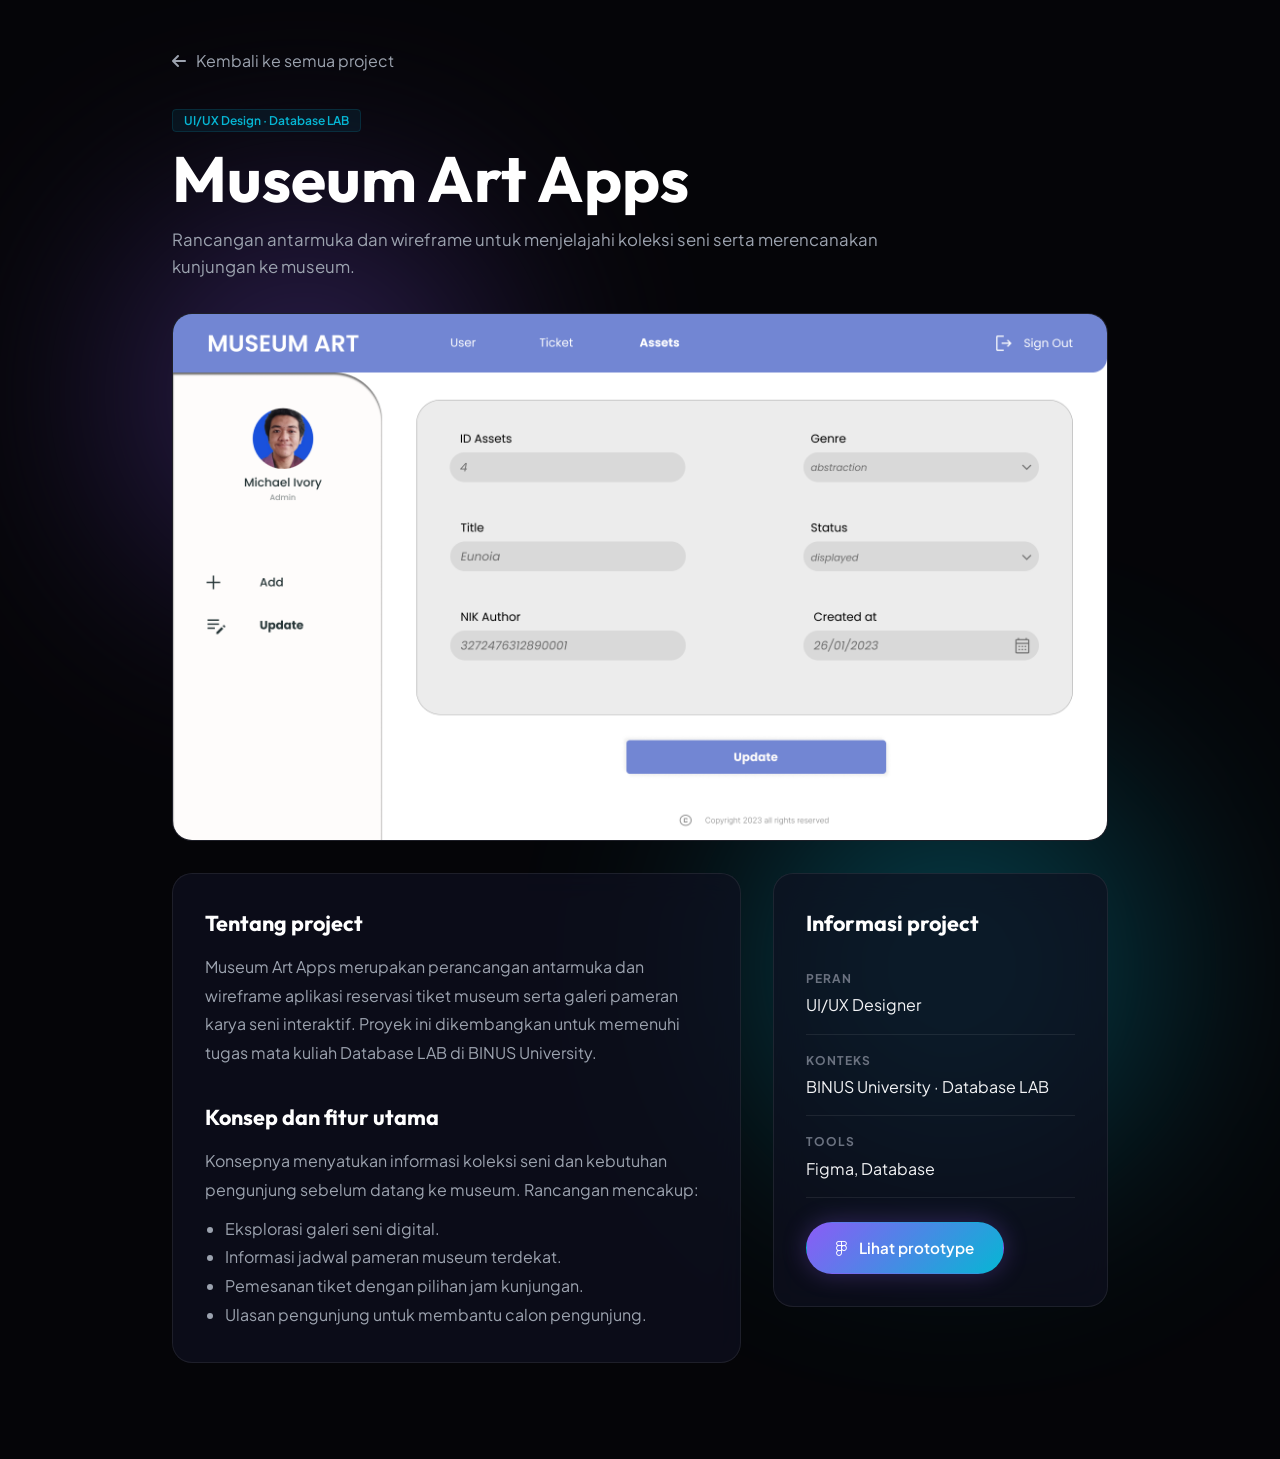
<file: project-details/project-1.html>
<!DOCTYPE html>
<html lang="id">
<head>
    <meta charset="UTF-8">
    <meta name="viewport" content="width=device-width, initial-scale=1.0">
    <title>Museum Art Apps | Michael Ivory</title>
    <meta name="description" content="Detail proyek Museum Art Apps, desain aplikasi galeri seni dan reservasi tiket museum.">
    <link rel="stylesheet" href="https://cdnjs.cloudflare.com/ajax/libs/font-awesome/6.4.0/css/all.min.css">
    <link rel="stylesheet" href="../style.css">
    <link rel="stylesheet" href="../project-details.css">
</head>
<body>
    <div class="ambient-blob blob-purple"></div>
    <div class="ambient-blob blob-cyan"></div>
    <main class="container project-detail">
        <a class="detail-back" href="../index.html#projects-page"><i class="fa-solid fa-arrow-left"></i> Kembali ke semua project</a>
        <div class="detail-heading">
            <span class="project-tag">UI/UX Design · Database LAB</span>
            <h1>Museum Art Apps</h1>
            <p>Rancangan antarmuka dan wireframe untuk menjelajahi koleksi seni serta merencanakan kunjungan ke museum.</p>
        </div>
        <figure class="detail-image"><img src="../assets/project1.png" alt="Tampilan rancangan Museum Art Apps"></figure>
        <div class="detail-layout">
            <article class="detail-copy">
                <section>
                    <h2>Tentang project</h2>
                    <p>Museum Art Apps merupakan perancangan antarmuka dan wireframe aplikasi reservasi tiket museum serta galeri pameran karya seni interaktif. Proyek ini dikembangkan untuk memenuhi tugas mata kuliah Database LAB di BINUS University.</p>
                </section>
                <section>
                    <h2>Konsep dan fitur utama</h2>
                    <p>Konsepnya menyatukan informasi koleksi seni dan kebutuhan pengunjung sebelum datang ke museum. Rancangan mencakup:</p>
                    <ul>
                        <li>Eksplorasi galeri seni digital.</li>
                        <li>Informasi jadwal pameran museum terdekat.</li>
                        <li>Pemesanan tiket dengan pilihan jam kunjungan.</li>
                        <li>Ulasan pengunjung untuk membantu calon pengunjung.</li>
                    </ul>
                </section>
            </article>
            <aside class="detail-info">
                <h2>Informasi project</h2>
                <dl>
                    <div><dt>Peran</dt><dd>UI/UX Designer</dd></div>
                    <div><dt>Konteks</dt><dd>BINUS University · Database LAB</dd></div>
                    <div><dt>Tools</dt><dd>Figma, Database</dd></div>
                </dl>
                <a class="btn btn-primary detail-demo" href="https://www.figma.com/design/SvAoKj2JGqwClh6O35oGPR/Database-LAB?node-id=3-9&amp;p=f" target="_blank" rel="noopener noreferrer"><i class="fa-brands fa-figma"></i> Lihat prototype</a>
            </aside>
        </div>
    </main>
</body>
</html>
</file>
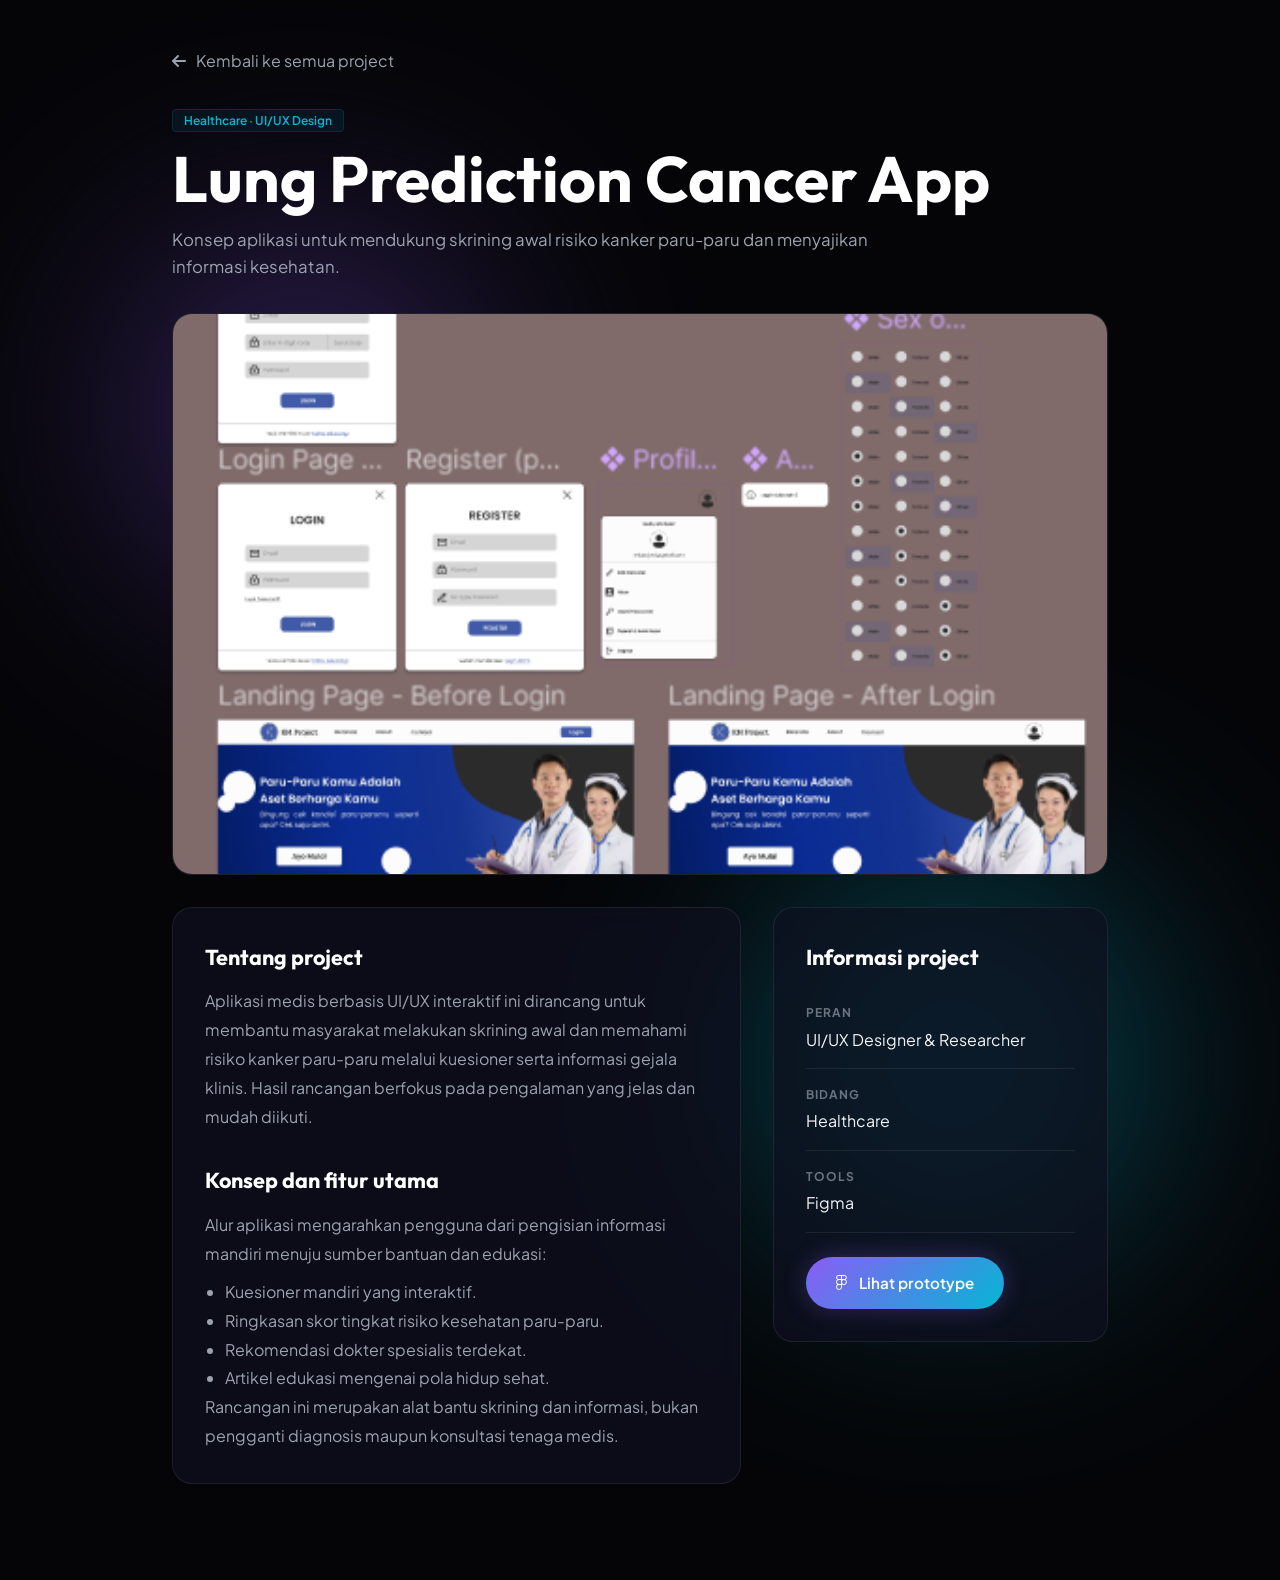
<file: project-details/project-2.html>
<!DOCTYPE html>
<html lang="id">
<head>
    <meta charset="UTF-8">
    <meta name="viewport" content="width=device-width, initial-scale=1.0">
    <title>Lung Prediction Cancer App | Michael Ivory</title>
    <meta name="description" content="Detail rancangan aplikasi skrining risiko kanker paru-paru.">
    <link rel="stylesheet" href="https://cdnjs.cloudflare.com/ajax/libs/font-awesome/6.4.0/css/all.min.css">
    <link rel="stylesheet" href="../style.css">
    <link rel="stylesheet" href="../project-details.css">
</head>
<body>
    <div class="ambient-blob blob-purple"></div>
    <div class="ambient-blob blob-cyan"></div>
    <main class="container project-detail">
        <a class="detail-back" href="../index.html#projects-page"><i class="fa-solid fa-arrow-left"></i> Kembali ke semua project</a>
        <div class="detail-heading">
            <span class="project-tag">Healthcare · UI/UX Design</span>
            <h1>Lung Prediction Cancer App</h1>
            <p>Konsep aplikasi untuk mendukung skrining awal risiko kanker paru-paru dan menyajikan informasi kesehatan.</p>
        </div>
        <figure class="detail-image"><img src="../assets/project2.png" alt="Tampilan rancangan Lung Prediction Cancer App"></figure>
        <div class="detail-layout">
            <article class="detail-copy">
                <section>
                    <h2>Tentang project</h2>
                    <p>Aplikasi medis berbasis UI/UX interaktif ini dirancang untuk membantu masyarakat melakukan skrining awal dan memahami risiko kanker paru-paru melalui kuesioner serta informasi gejala klinis. Hasil rancangan berfokus pada pengalaman yang jelas dan mudah diikuti.</p>
                </section>
                <section>
                    <h2>Konsep dan fitur utama</h2>
                    <p>Alur aplikasi mengarahkan pengguna dari pengisian informasi mandiri menuju sumber bantuan dan edukasi:</p>
                    <ul>
                        <li>Kuesioner mandiri yang interaktif.</li>
                        <li>Ringkasan skor tingkat risiko kesehatan paru-paru.</li>
                        <li>Rekomendasi dokter spesialis terdekat.</li>
                        <li>Artikel edukasi mengenai pola hidup sehat.</li>
                    </ul>
                    <p>Rancangan ini merupakan alat bantu skrining dan informasi, bukan pengganti diagnosis maupun konsultasi tenaga medis.</p>
                </section>
            </article>
            <aside class="detail-info">
                <h2>Informasi project</h2>
                <dl>
                    <div><dt>Peran</dt><dd>UI/UX Designer &amp; Researcher</dd></div>
                    <div><dt>Bidang</dt><dd>Healthcare</dd></div>
                    <div><dt>Tools</dt><dd>Figma</dd></div>
                </dl>
                <a class="btn btn-primary detail-demo" href="https://www.figma.com/design/Z3aCrOd9aJUnsxLcelPCli/Lung-Cancer-Prediction?node-id=0-1&amp;t=9OYwgnuveLeTlMJd-1" target="_blank" rel="noopener noreferrer"><i class="fa-brands fa-figma"></i> Lihat prototype</a>
            </aside>
        </div>
    </main>
</body>
</html>
</file>
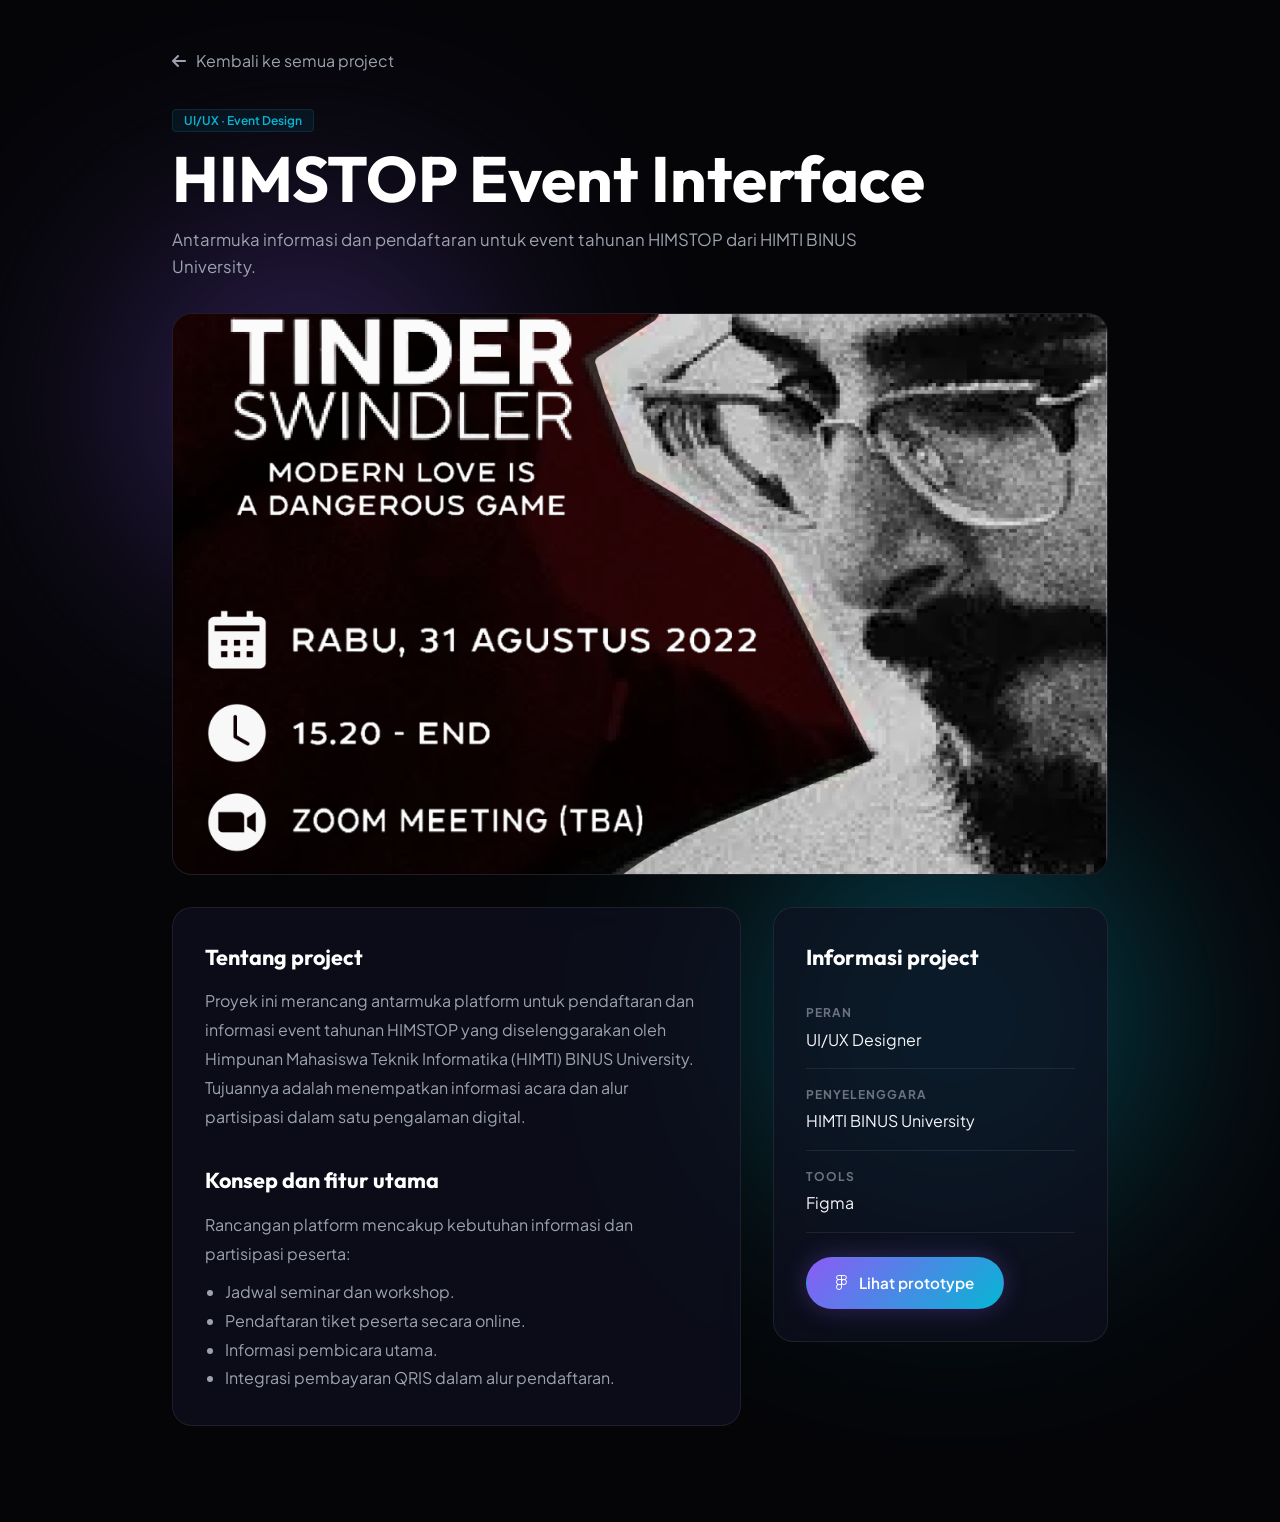
<file: project-details/project-3.html>
<!DOCTYPE html>
<html lang="id">
<head>
    <meta charset="UTF-8">
    <meta name="viewport" content="width=device-width, initial-scale=1.0">
    <title>HIMSTOP Event Interface | Michael Ivory</title>
    <meta name="description" content="Detail desain platform informasi dan pendaftaran event HIMSTOP.">
    <link rel="stylesheet" href="https://cdnjs.cloudflare.com/ajax/libs/font-awesome/6.4.0/css/all.min.css">
    <link rel="stylesheet" href="../style.css">
    <link rel="stylesheet" href="../project-details.css">
</head>
<body>
    <div class="ambient-blob blob-purple"></div>
    <div class="ambient-blob blob-cyan"></div>
    <main class="container project-detail">
        <a class="detail-back" href="../index.html#projects-page"><i class="fa-solid fa-arrow-left"></i> Kembali ke semua project</a>
        <div class="detail-heading">
            <span class="project-tag">UI/UX · Event Design</span>
            <h1>HIMSTOP Event Interface</h1>
            <p>Antarmuka informasi dan pendaftaran untuk event tahunan HIMSTOP dari HIMTI BINUS University.</p>
        </div>
        <figure class="detail-image"><img src="../assets/project3.png" alt="Tampilan rancangan HIMSTOP Event Interface"></figure>
        <div class="detail-layout">
            <article class="detail-copy">
                <section>
                    <h2>Tentang project</h2>
                    <p>Proyek ini merancang antarmuka platform untuk pendaftaran dan informasi event tahunan HIMSTOP yang diselenggarakan oleh Himpunan Mahasiswa Teknik Informatika (HIMTI) BINUS University. Tujuannya adalah menempatkan informasi acara dan alur partisipasi dalam satu pengalaman digital.</p>
                </section>
                <section>
                    <h2>Konsep dan fitur utama</h2>
                    <p>Rancangan platform mencakup kebutuhan informasi dan partisipasi peserta:</p>
                    <ul>
                        <li>Jadwal seminar dan workshop.</li>
                        <li>Pendaftaran tiket peserta secara online.</li>
                        <li>Informasi pembicara utama.</li>
                        <li>Integrasi pembayaran QRIS dalam alur pendaftaran.</li>
                    </ul>
                </section>
            </article>
            <aside class="detail-info">
                <h2>Informasi project</h2>
                <dl>
                    <div><dt>Peran</dt><dd>UI/UX Designer</dd></div>
                    <div><dt>Penyelenggara</dt><dd>HIMTI BINUS University</dd></div>
                    <div><dt>Tools</dt><dd>Figma</dd></div>
                </dl>
                <a class="btn btn-primary detail-demo" href="https://www.figma.com/design/MDUMHuQ5uNbsPitxlztvvy/HIMSTOP?node-id=0-1&amp;t=mYypGLGcavJMXmJg-1" target="_blank" rel="noopener noreferrer"><i class="fa-brands fa-figma"></i> Lihat prototype</a>
            </aside>
        </div>
    </main>
</body>
</html>
</file>
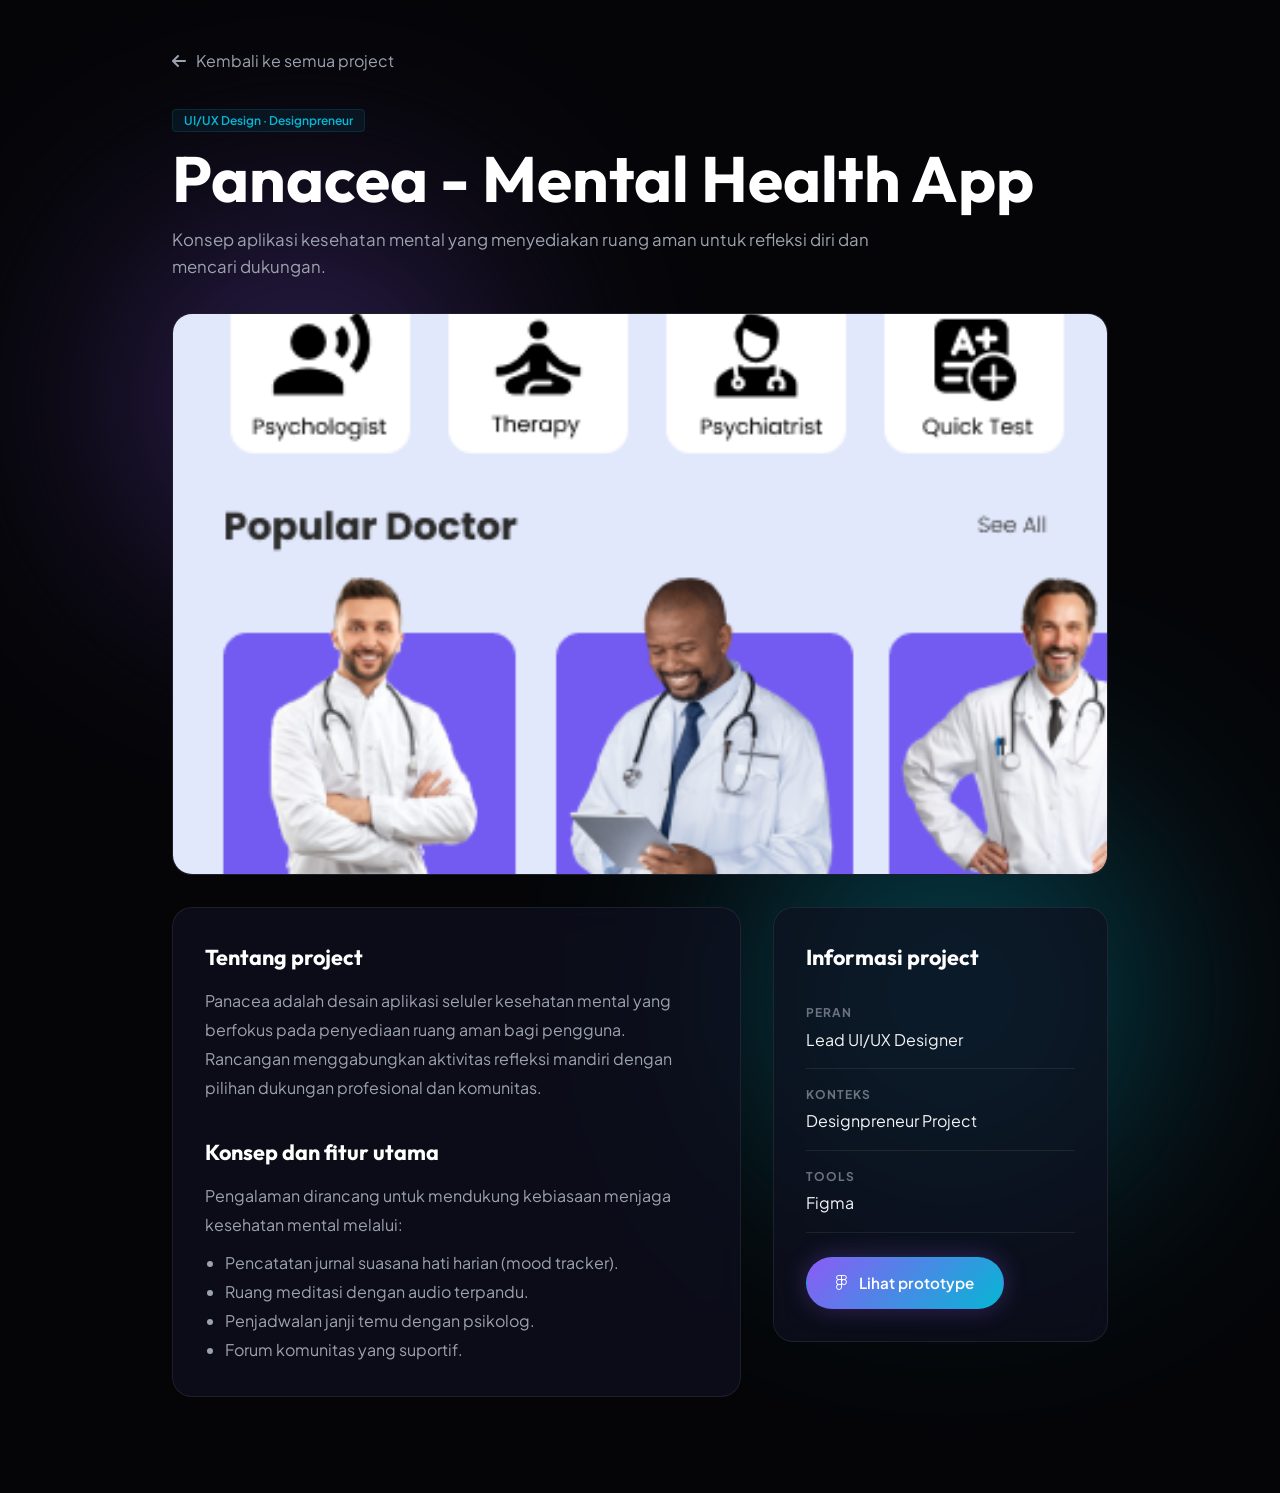
<file: project-details/project-4.html>
<!DOCTYPE html>
<html lang="id">
<head>
    <meta charset="UTF-8">
    <meta name="viewport" content="width=device-width, initial-scale=1.0">
    <title>Panacea Mental Health App | Michael Ivory</title>
    <meta name="description" content="Detail konsep desain aplikasi kesehatan mental Panacea.">
    <link rel="stylesheet" href="https://cdnjs.cloudflare.com/ajax/libs/font-awesome/6.4.0/css/all.min.css">
    <link rel="stylesheet" href="../style.css">
    <link rel="stylesheet" href="../project-details.css">
</head>
<body>
    <div class="ambient-blob blob-purple"></div>
    <div class="ambient-blob blob-cyan"></div>
    <main class="container project-detail">
        <a class="detail-back" href="../index.html#projects-page"><i class="fa-solid fa-arrow-left"></i> Kembali ke semua project</a>
        <div class="detail-heading">
            <span class="project-tag">UI/UX Design · Designpreneur</span>
            <h1>Panacea - Mental Health App</h1>
            <p>Konsep aplikasi kesehatan mental yang menyediakan ruang aman untuk refleksi diri dan mencari dukungan.</p>
        </div>
        <figure class="detail-image"><img src="../assets/project4.png" alt="Tampilan rancangan aplikasi Panacea"></figure>
        <div class="detail-layout">
            <article class="detail-copy">
                <section>
                    <h2>Tentang project</h2>
                    <p>Panacea adalah desain aplikasi seluler kesehatan mental yang berfokus pada penyediaan ruang aman bagi pengguna. Rancangan menggabungkan aktivitas refleksi mandiri dengan pilihan dukungan profesional dan komunitas.</p>
                </section>
                <section>
                    <h2>Konsep dan fitur utama</h2>
                    <p>Pengalaman dirancang untuk mendukung kebiasaan menjaga kesehatan mental melalui:</p>
                    <ul>
                        <li>Pencatatan jurnal suasana hati harian (mood tracker).</li>
                        <li>Ruang meditasi dengan audio terpandu.</li>
                        <li>Penjadwalan janji temu dengan psikolog.</li>
                        <li>Forum komunitas yang suportif.</li>
                    </ul>
                </section>
            </article>
            <aside class="detail-info">
                <h2>Informasi project</h2>
                <dl>
                    <div><dt>Peran</dt><dd>Lead UI/UX Designer</dd></div>
                    <div><dt>Konteks</dt><dd>Designpreneur Project</dd></div>
                    <div><dt>Tools</dt><dd>Figma</dd></div>
                </dl>
                <a class="btn btn-primary detail-demo" href="https://www.figma.com/design/N9rSGyiUVWCKYVcXDZpZqQ/Designpreneur---mental-health?node-id=0-1&amp;t=MIhhEhMYb8VdNBXx-1" target="_blank" rel="noopener noreferrer"><i class="fa-brands fa-figma"></i> Lihat prototype</a>
            </aside>
        </div>
    </main>
</body>
</html>
</file>
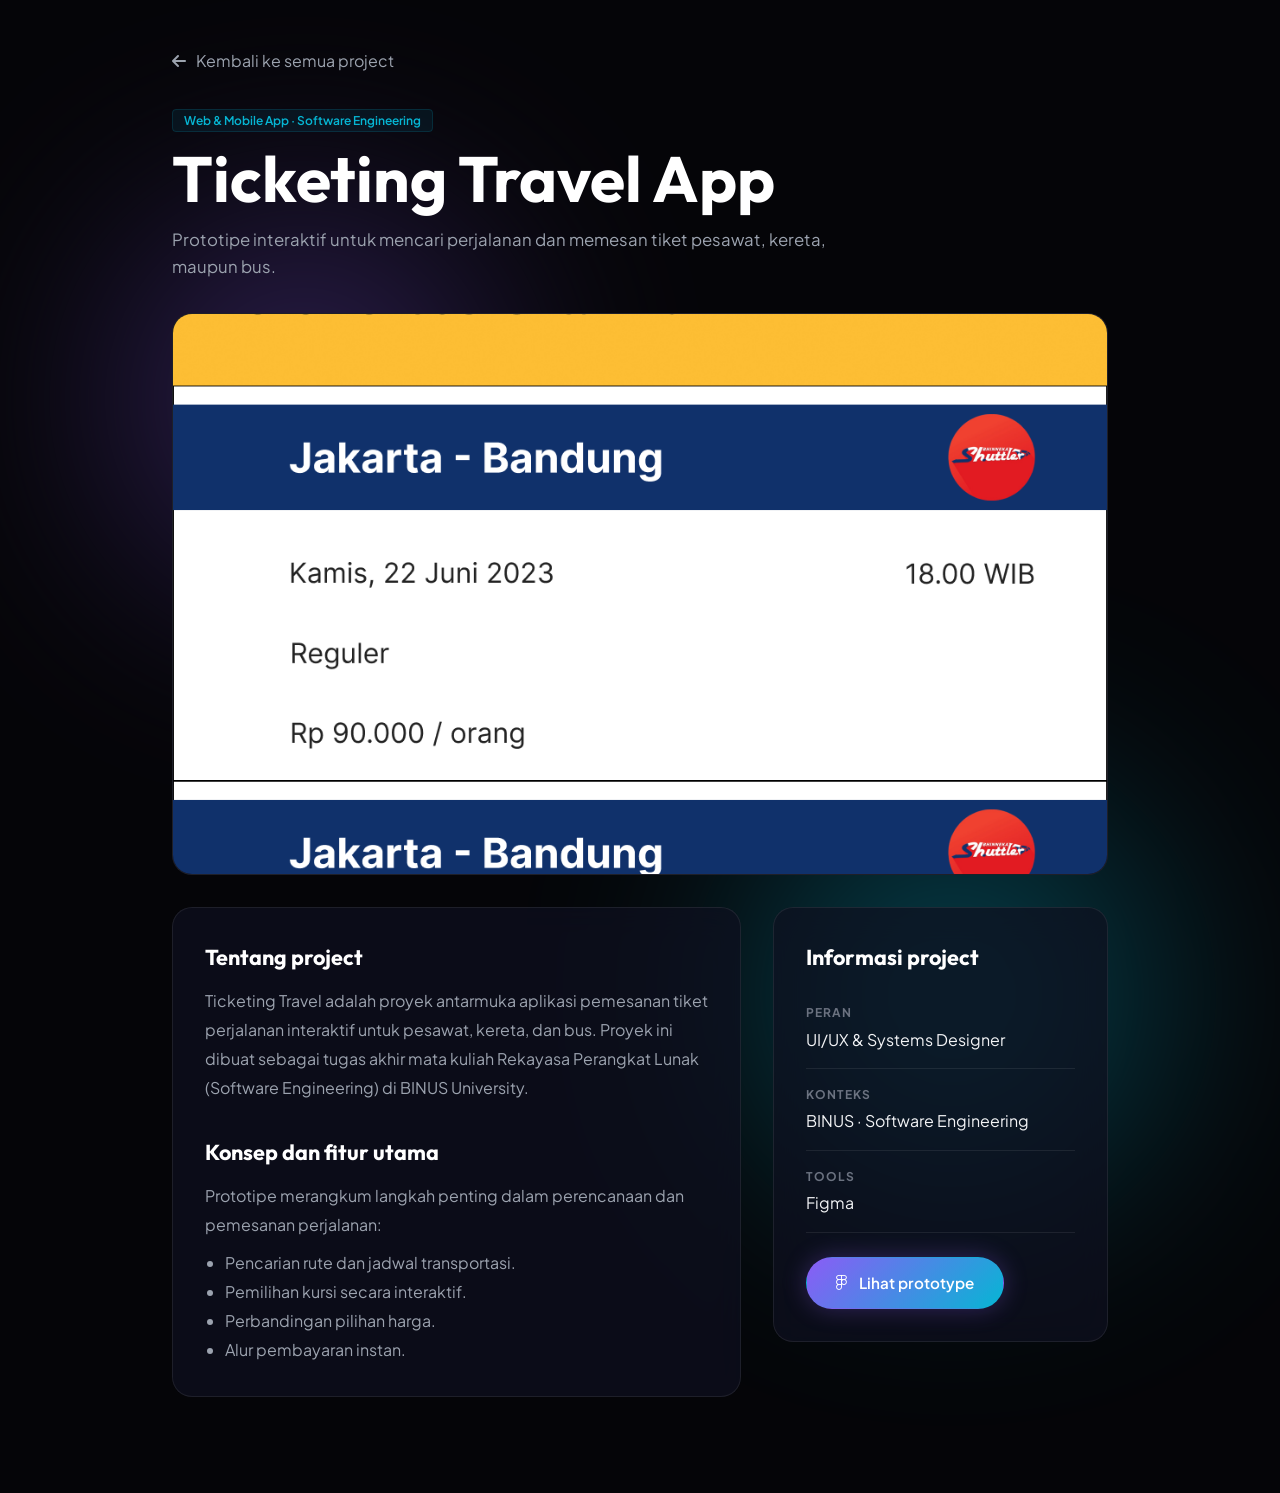
<file: project-details/project-5.html>
<!DOCTYPE html>
<html lang="id">
<head>
    <meta charset="UTF-8">
    <meta name="viewport" content="width=device-width, initial-scale=1.0">
    <title>Ticketing Travel App | Michael Ivory</title>
    <meta name="description" content="Detail desain aplikasi pemesanan tiket perjalanan.">
    <link rel="stylesheet" href="https://cdnjs.cloudflare.com/ajax/libs/font-awesome/6.4.0/css/all.min.css">
    <link rel="stylesheet" href="../style.css">
    <link rel="stylesheet" href="../project-details.css">
</head>
<body>
    <div class="ambient-blob blob-purple"></div>
    <div class="ambient-blob blob-cyan"></div>
    <main class="container project-detail">
        <a class="detail-back" href="../index.html#projects-page"><i class="fa-solid fa-arrow-left"></i> Kembali ke semua project</a>
        <div class="detail-heading">
            <span class="project-tag">Web &amp; Mobile App · Software Engineering</span>
            <h1>Ticketing Travel App</h1>
            <p>Prototipe interaktif untuk mencari perjalanan dan memesan tiket pesawat, kereta, maupun bus.</p>
        </div>
        <figure class="detail-image"><img src="../assets/project5.png" alt="Tampilan rancangan Ticketing Travel App"></figure>
        <div class="detail-layout">
            <article class="detail-copy">
                <section>
                    <h2>Tentang project</h2>
                    <p>Ticketing Travel adalah proyek antarmuka aplikasi pemesanan tiket perjalanan interaktif untuk pesawat, kereta, dan bus. Proyek ini dibuat sebagai tugas akhir mata kuliah Rekayasa Perangkat Lunak (Software Engineering) di BINUS University.</p>
                </section>
                <section>
                    <h2>Konsep dan fitur utama</h2>
                    <p>Prototipe merangkum langkah penting dalam perencanaan dan pemesanan perjalanan:</p>
                    <ul>
                        <li>Pencarian rute dan jadwal transportasi.</li>
                        <li>Pemilihan kursi secara interaktif.</li>
                        <li>Perbandingan pilihan harga.</li>
                        <li>Alur pembayaran instan.</li>
                    </ul>
                </section>
            </article>
            <aside class="detail-info">
                <h2>Informasi project</h2>
                <dl>
                    <div><dt>Peran</dt><dd>UI/UX &amp; Systems Designer</dd></div>
                    <div><dt>Konteks</dt><dd>BINUS · Software Engineering</dd></div>
                    <div><dt>Tools</dt><dd>Figma</dd></div>
                </dl>
                <a class="btn btn-primary detail-demo" href="https://www.figma.com/design/vX3cnBy6uCSG14E2LszYSd/Mock-up-Ticketing-Travel?node-id=2-2&amp;p=f&amp;t=W2TRBiwOM4fgWNBt-0" target="_blank" rel="noopener noreferrer"><i class="fa-brands fa-figma"></i> Lihat prototype</a>
            </aside>
        </div>
    </main>
</body>
</html>
</file>
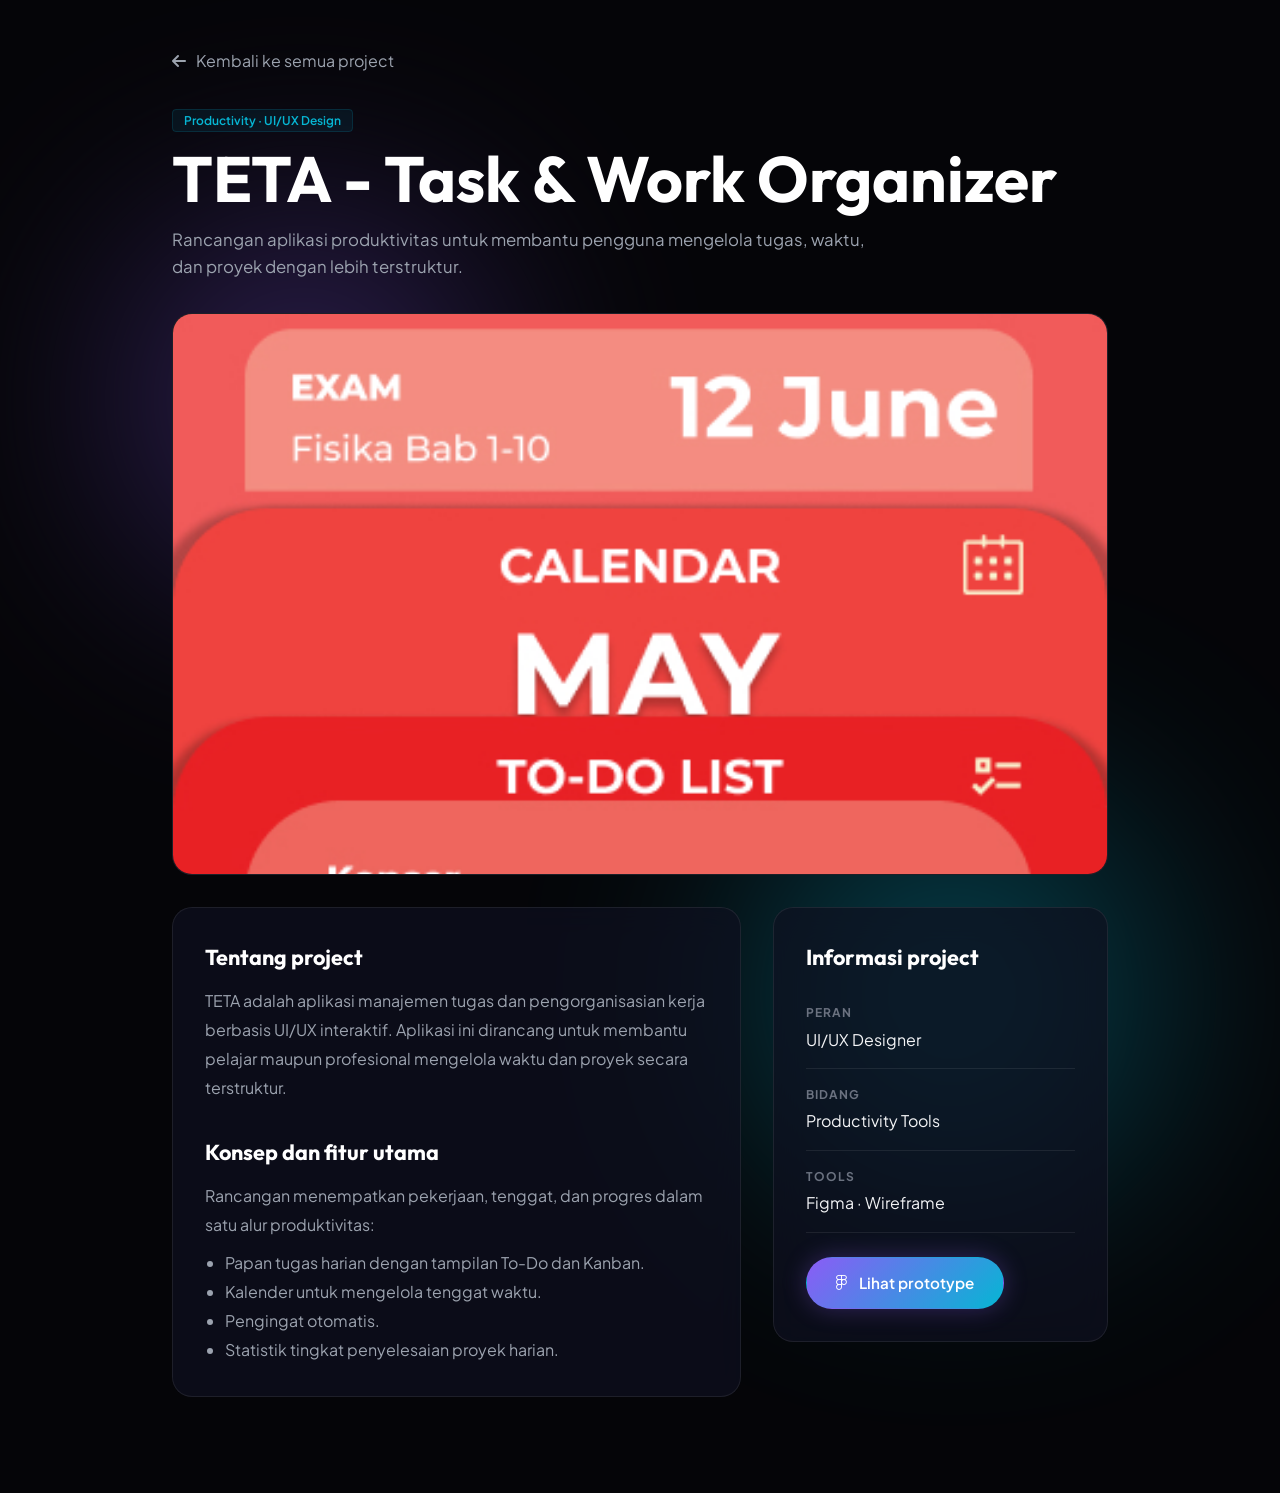
<file: project-details/project-6.html>
<!DOCTYPE html>
<html lang="id">
<head>
    <meta charset="UTF-8">
    <meta name="viewport" content="width=device-width, initial-scale=1.0">
    <title>TETA Task &amp; Work Organizer | Michael Ivory</title>
    <meta name="description" content="Detail desain aplikasi pengelola tugas dan pekerjaan TETA.">
    <link rel="stylesheet" href="https://cdnjs.cloudflare.com/ajax/libs/font-awesome/6.4.0/css/all.min.css">
    <link rel="stylesheet" href="../style.css">
    <link rel="stylesheet" href="../project-details.css">
</head>
<body>
    <div class="ambient-blob blob-purple"></div>
    <div class="ambient-blob blob-cyan"></div>
    <main class="container project-detail">
        <a class="detail-back" href="../index.html#projects-page"><i class="fa-solid fa-arrow-left"></i> Kembali ke semua project</a>
        <div class="detail-heading">
            <span class="project-tag">Productivity · UI/UX Design</span>
            <h1>TETA - Task &amp; Work Organizer</h1>
            <p>Rancangan aplikasi produktivitas untuk membantu pengguna mengelola tugas, waktu, dan proyek dengan lebih terstruktur.</p>
        </div>
        <figure class="detail-image"><img src="../assets/project6.png" alt="Tampilan rancangan aplikasi TETA"></figure>
        <div class="detail-layout">
            <article class="detail-copy">
                <section>
                    <h2>Tentang project</h2>
                    <p>TETA adalah aplikasi manajemen tugas dan pengorganisasian kerja berbasis UI/UX interaktif. Aplikasi ini dirancang untuk membantu pelajar maupun profesional mengelola waktu dan proyek secara terstruktur.</p>
                </section>
                <section>
                    <h2>Konsep dan fitur utama</h2>
                    <p>Rancangan menempatkan pekerjaan, tenggat, dan progres dalam satu alur produktivitas:</p>
                    <ul>
                        <li>Papan tugas harian dengan tampilan To-Do dan Kanban.</li>
                        <li>Kalender untuk mengelola tenggat waktu.</li>
                        <li>Pengingat otomatis.</li>
                        <li>Statistik tingkat penyelesaian proyek harian.</li>
                    </ul>
                </section>
            </article>
            <aside class="detail-info">
                <h2>Informasi project</h2>
                <dl>
                    <div><dt>Peran</dt><dd>UI/UX Designer</dd></div>
                    <div><dt>Bidang</dt><dd>Productivity Tools</dd></div>
                    <div><dt>Tools</dt><dd>Figma · Wireframe</dd></div>
                </dl>
                <a class="btn btn-primary detail-demo" href="https://www.figma.com/proto/cTlWhFj3i5EmvCFQ6LHOds/UI_UX-WIREFRAME?page-id=117%3A87&amp;team_id=1112952433683839234&amp;node-id=131-436&amp;starting-point-node-id=131%3A242&amp;t=dAWb1vKePFBgBmAZ-1" target="_blank" rel="noopener noreferrer"><i class="fa-brands fa-figma"></i> Lihat prototype</a>
            </aside>
        </div>
    </main>
</body>
</html>
</file>
<file: style.css>
/* Import Google Fonts */
@import url('https://fonts.googleapis.com/css2?family=Outfit:wght@300;400;500;600;700;800&family=Plus+Jakarta+Sans:wght@300;400;500;600;700&display=swap');

/* CSS Custom Properties / Design Tokens */
:root {
    --bg-primary: #050508;
    --bg-secondary: #0b0c16;
    --bg-card: rgba(15, 17, 32, 0.7);
    --bg-card-hover: rgba(22, 25, 48, 0.9);
    --border-color: rgba(255, 255, 255, 0.08);
    --border-hover: rgba(138, 43, 226, 0.45);
    
    --color-text-main: #f3f4f6;
    --color-text-muted: #9ca3af;
    --color-text-dark: #6b7280;
    
    --color-accent-purple: #8b5cf6;
    --color-accent-cyan: #06b6d4;
    --color-accent-pink: #ec4899;
    
    --gradient-primary: linear-gradient(135deg, var(--color-accent-purple) 0%, var(--color-accent-cyan) 100%);
    --gradient-hover: linear-gradient(135deg, var(--color-accent-cyan) 0%, var(--color-accent-purple) 100%);
    --gradient-text: linear-gradient(to right, #a78bfa, #22d3ee);
    --gradient-glow: radial-gradient(circle, rgba(139, 92, 246, 0.18) 0%, rgba(6, 182, 212, 0.06) 50%, rgba(0,0,0,0) 100%);
    
    --transition-fast: 0.2s ease;
    --transition-normal: 0.3s cubic-bezier(0.4, 0, 0.2, 1);
    --transition-slow: 0.5s cubic-bezier(0.4, 0, 0.2, 1);
    
    --font-heading: 'Outfit', sans-serif;
    --font-body: 'Plus Jakarta Sans', sans-serif;
    --shadow-glow: 0 0 25px rgba(139, 92, 246, 0.3);
    --shadow-cyan-glow: 0 0 25px rgba(6, 182, 212, 0.3);
    
    --blur-glass: 16px;
}

/* Reset and Base Styles */
* {
    margin: 0;
    padding: 0;
    box-sizing: border-box;
    scroll-behavior: smooth;
}

body {
    background-color: var(--bg-primary);
    color: var(--color-text-main);
    font-family: var(--font-body);
    line-height: 1.6;
    overflow-x: hidden;
    position: relative;
    min-height: 100vh;
    display: flex;
    flex-direction: column;
}

/* Scrollbar customization */
::-webkit-scrollbar {
    width: 8px;
}
::-webkit-scrollbar-track {
    background: var(--bg-primary);
}
::-webkit-scrollbar-thumb {
    background: rgba(139, 92, 246, 0.3);
    border-radius: 4px;
}
::-webkit-scrollbar-thumb:hover {
    background: rgba(139, 92, 246, 0.6);
}

/* Interactive Background Mouse Glow */
.mouse-glow {
    position: fixed;
    top: 0;
    left: 0;
    width: 100vw;
    height: 100vh;
    pointer-events: none;
    z-index: 0;
    background: radial-gradient(600px circle at var(--x, 50%) var(--y, 50%), rgba(139, 92, 246, 0.08), rgba(6, 182, 212, 0.04) 40%, transparent 80%);
    transition: background 0.1s ease;
}

/* Ambient glow blobs in background */
.ambient-blob {
    position: absolute;
    border-radius: 50%;
    filter: blur(120px);
    z-index: 0;
    pointer-events: none;
    opacity: 0.35;
}

.blob-purple {
    top: 15%;
    left: 10%;
    width: 350px;
    height: 350px;
    background-color: var(--color-accent-purple);
    animation: floatBlob 20s infinite ease-in-out alternate;
}

.blob-cyan {
    bottom: 20%;
    right: 10%;
    width: 400px;
    height: 400px;
    background-color: var(--color-accent-cyan);
    animation: floatBlob 25s infinite ease-in-out alternate-reverse;
}

@keyframes floatBlob {
    0% { transform: translate(0, 0) scale(1); }
    50% { transform: translate(50px, -40px) scale(1.1); }
    100% { transform: translate(-30px, 60px) scale(0.95); }
}

/* Container */
.container {
    width: 100%;
    max-width: 1200px;
    margin: 0 auto;
    padding: 0 2rem;
}

/* Header & Navbar */
header {
    position: fixed;
    top: 0;
    left: 0;
    width: 100%;
    z-index: 100;
    backdrop-filter: blur(var(--blur-glass));
    -webkit-backdrop-filter: blur(var(--blur-glass));
    border-bottom: 1px solid var(--border-color);
    background: rgba(5, 5, 8, 0.75);
    transition: var(--transition-normal);
}

header.scrolled {
    padding: 0.2rem 0;
    background: rgba(5, 5, 8, 0.92);
    border-bottom: 1px solid rgba(139, 92, 246, 0.2);
    box-shadow: 0 10px 30px rgba(0, 0, 0, 0.4);
}

.navbar {
    display: flex;
    justify-content: space-between;
    align-items: center;
    height: 80px;
    transition: var(--transition-normal);
}

header.scrolled .navbar {
    height: 65px;
}

.logo {
    font-family: var(--font-heading);
    font-size: 1.5rem;
    font-weight: 800;
    text-decoration: none;
    color: #fff;
    display: flex;
    align-items: center;
    gap: 0.2rem;
    letter-spacing: -0.5px;
}

.logo span {
    background: var(--gradient-text);
    -webkit-background-clip: text;
    -webkit-text-fill-color: transparent;
}

.logo-dot {
    width: 8px;
    height: 8px;
    border-radius: 50%;
    background: var(--color-accent-cyan);
    box-shadow: 0 0 10px var(--color-accent-cyan);
}

.nav-menu {
    display: flex;
    gap: 2rem;
    list-style: none;
    align-items: center;
}

.nav-link {
    font-size: 0.95rem;
    font-weight: 500;
    color: var(--color-text-muted);
    text-decoration: none;
    position: relative;
    padding: 0.5rem 0;
    transition: var(--transition-fast);
    cursor: pointer;
}

.nav-link:hover {
    color: var(--color-text-main);
}

.nav-link::after {
    content: '';
    position: absolute;
    bottom: 0;
    left: 0;
    width: 0;
    height: 2px;
    background: var(--gradient-primary);
    transition: var(--transition-normal);
}

.nav-link.active {
    color: var(--color-text-main);
    font-weight: 600;
}

.nav-link.active::after {
    width: 100%;
}

.nav-cta {
    background: var(--gradient-primary);
    color: white;
    padding: 0.6rem 1.4rem;
    border-radius: 50px;
    text-decoration: none;
    font-weight: 600;
    font-size: 0.9rem;
    box-shadow: var(--shadow-glow);
    transition: var(--transition-normal);
    border: 1px solid transparent;
}

.nav-cta:hover {
    background: var(--gradient-hover);
    box-shadow: var(--shadow-cyan-glow);
    transform: translateY(-2px);
}

/* Mobile Menu Toggle */
.mobile-toggle {
    display: none;
    flex-direction: column;
    justify-content: center;
    gap: 6px;
    cursor: pointer;
    background: none;
    border: none;
    padding: 5px;
    z-index: 101;
    transition: transform var(--transition-fast);
}

.mobile-toggle span {
    display: block;
    width: 25px;
    height: 2px;
    background-color: var(--color-text-main);
    border-radius: 3px;
    position: relative;
    top: 0;
    left: 0;
    opacity: 1;
    transform: none;
    transform-origin: center;
    transition: transform 0.25s ease, opacity 0.25s ease, top 0.25s ease;
}

.mobile-toggle.active span:nth-child(1) {
    transform: rotate(45deg);
    top: 8px;
}

.mobile-toggle.active span:nth-child(2) {
    opacity: 0;
    transform: scaleX(0.2);
}

.mobile-toggle.active span:nth-child(3) {
    transform: rotate(-45deg);
    top: -8px;
}

/* Page Architecture */
main {
    flex: 1;
    z-index: 1;
    position: relative;
    padding-top: 0;
}

.page {
    display: none;
    animation: pageIn var(--transition-slow);
    padding-bottom: 4rem;
}

.page.active {
    display: block;
}

@keyframes pageIn {
    from {
        opacity: 0;
        transform: translateY(20px);
    }
    to {
        opacity: 1;
        transform: translateY(0);
    }
}

/* Typography elements */
h1, h2, h3, h4 {
    font-family: var(--font-heading);
    color: #fff;
}

.gradient-title {
    background: var(--gradient-text);
    -webkit-background-clip: text;
    -webkit-text-fill-color: transparent;
    font-weight: 800;
}

.section-subtitle {
    font-size: 0.85rem;
    text-transform: uppercase;
    letter-spacing: 3px;
    color: var(--color-accent-cyan);
    margin-bottom: 0.75rem;
    font-weight: 700;
}

.section-title {
    font-size: 2.5rem;
    font-weight: 700;
    margin-bottom: 3rem;
    text-align: center;
    position: relative;
}

.section-title::after {
    content: '';
    display: block;
    width: 50px;
    height: 4px;
    background: var(--gradient-primary);
    margin: 0.75rem auto 0 auto;
    border-radius: 10px;
}

/* PAGE 1: HERO & ELEGANT PROFILE SECTION */
#home-page {
    display: flex;
    flex-direction: column;
    gap: 3.5rem;
}

.hero-wrapper {
    display: flex;
    align-items: center;
    justify-content: space-between;
    gap: 4rem;
    width: 100%;
    padding-top: 1.5rem;
    margin-top: 5rem;
}

.hero-content {
    flex: 1.2;
    min-width: 0;
}

.greet {
    display: inline-block;
    font-size: 1.15rem;
    color: var(--color-text-muted);
    margin-bottom: 0.5rem;
    font-weight: 500;
}

.hero-content h1 {
    font-size: 3.8rem;
    font-weight: 800;
    line-height: 1.1;
    margin-bottom: 1rem;
    letter-spacing: -0.5px;
}

.hero-content h1 span {
    background: var(--gradient-text);
    -webkit-background-clip: text;
    -webkit-text-fill-color: transparent;
}

/* Hero Quick Stats Row */
.hero-stats {
    display: flex;
    align-items: center;
    gap: 2rem;
    margin-top: 2rem;
    padding-top: 2rem;
    border-top: 1px solid var(--border-color);
}

.hero-stat-item {
    display: flex;
    flex-direction: column;
    gap: 0.15rem;
}

.hero-stat-number {
    font-family: var(--font-heading);
    font-size: 2rem;
    font-weight: 800;
    background: var(--gradient-text);
    -webkit-background-clip: text;
    -webkit-text-fill-color: transparent;
    line-height: 1;
}

.hero-stat-label {
    font-size: 0.8rem;
    color: var(--color-text-muted);
    font-weight: 500;
    text-transform: uppercase;
    letter-spacing: 1px;
}

.hero-stat-divider {
    width: 1px;
    height: 40px;
    background: var(--border-color);
}

.typing-container {
    height: 48px;
    display: flex;
    align-items: center;
    margin-bottom: 1rem;
}

.typing-text {
    font-family: var(--font-heading);
    font-size: 1.75rem;
    font-weight: 600;
    color: var(--color-accent-cyan);
    border-right: 3px solid var(--color-accent-cyan);
    white-space: nowrap;
    overflow: hidden;
    animation: blinkCursor 0.75s step-end infinite;
}

@keyframes blinkCursor {
    from, to { border-color: transparent }
    50% { border-color: var(--color-accent-cyan); }
}

.hero-desc {
    color: var(--color-text-muted);
    font-size: 1.05rem;
    line-height: 1.7;
    margin-bottom: 2rem;
    max-width: 600px;
}

.hero-buttons {
    display: flex;
    gap: 1.25rem;
    flex-wrap: wrap;
}

.btn {
    display: inline-flex;
    align-items: center;
    gap: 0.75rem;
    padding: 0.8rem 1.8rem;
    border-radius: 50px;
    font-weight: 600;
    text-decoration: none;
    font-size: 0.95rem;
    cursor: pointer;
    transition: var(--transition-normal);
}

.btn-primary {
    background: var(--gradient-primary);
    color: #fff;
    box-shadow: var(--shadow-glow);
    border: 1px solid transparent;
}

.btn-primary:hover {
    background: var(--gradient-hover);
    box-shadow: var(--shadow-cyan-glow);
    transform: translateY(-3px);
}

.btn-secondary {
    background: rgba(255, 255, 255, 0.04);
    color: #fff;
    border: 1px solid var(--border-color);
}

.btn-secondary:hover {
    background: rgba(255, 255, 255, 0.1);
    border-color: rgba(138, 43, 226, 0.35);
    transform: translateY(-3px);
}

/* Hero Avatar Showcase */
.hero-image-wrapper {
    flex: 0.85;
    display: flex;
    justify-content: center;
    align-items: center;
    position: relative;
}

.hero-image-glow {
    position: absolute;
    width: 320px;
    height: 320px;
    background: var(--gradient-primary);
    border-radius: 50%;
    filter: blur(50px);
    opacity: 0.3;
    z-index: 0;
    animation: rotateGlow 12s infinite linear;
}

@keyframes rotateGlow {
    0% { transform: rotate(0deg) scale(1); }
    50% { transform: rotate(180deg) scale(1.08); }
    100% { transform: rotate(360deg) scale(1); }
}

.hero-image-card {
    width: 310px;
    height: 340px;
    border-radius: 28px;
    border: 1px solid rgba(255, 255, 255, 0.15);
    background: var(--bg-card);
    backdrop-filter: blur(var(--blur-glass));
    -webkit-backdrop-filter: blur(var(--blur-glass));
    padding: 14px;
    z-index: 1;
    overflow: hidden;
    box-shadow: 0 20px 40px rgba(0, 0, 0, 0.6);
    transition: var(--transition-normal);
    position: relative;
}

.hero-image-card:hover {
    transform: translateY(-6px) scale(1.02);
    border-color: var(--border-hover);
    box-shadow: 0 25px 50px rgba(139, 92, 246, 0.25);
}

.hero-image-card img {
    width: 100%;
    height: 100%;
    object-fit: cover;
    border-radius: 20px;
}

/* Floating Skill Badges near Avatar */
.avatar-badge {
    position: absolute;
    z-index: 2;
    background: rgba(11, 12, 22, 0.85);
    border: 1px solid var(--border-hover);
    backdrop-filter: blur(12px);
    -webkit-backdrop-filter: blur(12px);
    padding: 0.5rem 1rem;
    border-radius: 50px;
    font-size: 0.8rem;
    font-weight: 700;
    color: #fff;
    display: flex;
    align-items: center;
    gap: 0.5rem;
    box-shadow: 0 10px 25px rgba(0,0,0,0.4);
}

.badge-top-right {
    top: 15px;
    right: -15px;
    animation: floatBadge 6s infinite ease-in-out alternate;
}

.badge-bottom-left {
    bottom: 25px;
    left: -20px;
    animation: floatBadge 7s infinite ease-in-out alternate-reverse;
}

@keyframes floatBadge {
    0% { transform: translateY(0); }
    100% { transform: translateY(-8px); }
}

/* NEW REFINED PROFILE & SUMMARY SHOWCASE SECTION */
.profile-showcase {
    background: var(--bg-card);
    border: 1px solid var(--border-color);
    border-radius: 24px;
    padding: 3rem;
    backdrop-filter: blur(var(--blur-glass));
    -webkit-backdrop-filter: blur(var(--blur-glass));
    box-shadow: 0 20px 40px rgba(0, 0, 0, 0.4);
    position: relative;
    overflow: hidden;
}

.profile-showcase::before {
    content: '';
    position: absolute;
    top: 0;
    left: 0;
    width: 100%;
    height: 3px;
    background: var(--gradient-primary);
}

.profile-showcase-grid {
    display: grid;
    grid-template-columns: 1.4fr 1fr;
    gap: 3rem;
    align-items: center;
}

.summary-text-box h3 {
    font-size: 1.8rem;
    font-weight: 800;
    margin-bottom: 1.25rem;
    line-height: 1.25;
}

.summary-quote {
    position: relative;
    padding-left: 1.25rem;
    border-left: 3px solid var(--color-accent-purple);
    font-size: 1rem;
    color: var(--color-text-main);
    line-height: 1.8;
    margin-bottom: 1.5rem;
}

.key-highlights-grid {
    display: grid;
    grid-template-columns: repeat(2, 1fr);
    gap: 1.25rem;
}

.highlight-card {
    background: rgba(255, 255, 255, 0.02);
    border: 1px solid var(--border-color);
    border-radius: 16px;
    padding: 1.25rem;
    transition: var(--transition-normal);
}

.highlight-card:hover {
    background: rgba(255, 255, 255, 0.05);
    border-color: var(--border-hover);
    transform: translateY(-3px);
}

.highlight-icon {
    font-size: 1.5rem;
    color: var(--color-accent-cyan);
    margin-bottom: 0.6rem;
}

.highlight-card h4 {
    font-size: 0.8rem;
    text-transform: uppercase;
    letter-spacing: 1px;
    color: var(--color-text-dark);
    margin-bottom: 0.25rem;
}

.highlight-card p {
    font-size: 0.95rem;
    font-weight: 700;
    color: #fff;
}

/* =============================================
   ABOUT CARD — Two-column profile info section
   ============================================= */
.about-card {
    display: grid;
    grid-template-columns: 1.3fr 1fr;
    gap: 3rem;
    background: var(--bg-card);
    border: 1px solid var(--border-color);
    border-radius: 24px;
    padding: 3rem;
    backdrop-filter: blur(var(--blur-glass));
    -webkit-backdrop-filter: blur(var(--blur-glass));
    box-shadow: 0 20px 40px rgba(0, 0, 0, 0.3);
    position: relative;
    overflow: hidden;
    align-items: start;
}

.about-card::before {
    content: '';
    position: absolute;
    top: 0;
    left: 0;
    width: 100%;
    height: 3px;
    background: var(--gradient-primary);
}

.about-card-left {
    display: flex;
    flex-direction: column;
    gap: 0;
}

.about-title {
    font-size: 2rem;
    font-weight: 800;
    margin: 0.5rem 0 1.25rem 0;
    line-height: 1.2;
}

.about-text {
    color: var(--color-text-muted);
    font-size: 1rem;
    line-height: 1.8;
    margin-bottom: 1.75rem;
}

.about-tags {
    display: flex;
    flex-wrap: wrap;
    gap: 0.75rem;
}

.about-tag {
    display: inline-flex;
    align-items: center;
    gap: 0.5rem;
    font-size: 0.85rem;
    font-weight: 600;
    color: var(--color-text-muted);
    padding: 0.4rem 1rem;
    background: rgba(255, 255, 255, 0.03);
    border: 1px solid var(--border-color);
    border-radius: 50px;
    transition: var(--transition-fast);
}

.about-tag i {
    color: var(--color-accent-cyan);
}

.about-tag:hover {
    background: rgba(6, 182, 212, 0.08);
    border-color: rgba(6, 182, 212, 0.25);
    color: var(--color-text-main);
}

.about-card-right {
    display: flex;
    flex-direction: column;
    gap: 1.75rem;
}

.about-info-grid {
    display: flex;
    flex-direction: column;
    gap: 1.25rem;
}

.about-info-item {
    display: flex;
    align-items: flex-start;
    gap: 1rem;
    padding: 1rem;
    background: rgba(255, 255, 255, 0.02);
    border: 1px solid var(--border-color);
    border-radius: 12px;
    transition: var(--transition-normal);
}

.about-info-item:hover {
    background: rgba(255, 255, 255, 0.05);
    border-color: var(--border-hover);
}

.about-info-icon {
    width: 36px;
    height: 36px;
    border-radius: 10px;
    background: var(--gradient-primary);
    display: flex;
    align-items: center;
    justify-content: center;
    font-size: 0.9rem;
    color: #fff;
    flex-shrink: 0;
}

.about-info-label {
    font-size: 0.75rem;
    text-transform: uppercase;
    letter-spacing: 1px;
    color: var(--color-text-dark);
    font-weight: 700;
    margin-bottom: 0.2rem;
}

.about-info-value {
    font-size: 0.9rem;
    font-weight: 600;
    color: var(--color-text-main);
    word-break: break-all;
}

.about-social-row {
    display: flex;
    gap: 1rem;
}

/* PAGE 2: Keahlian & Aktivitas */
.skills-layout {
    display: grid;
    grid-template-columns: 1fr;
    gap: 4rem;
}

.skills-container {
    background: var(--bg-card);
    border: 1px solid var(--border-color);
    border-radius: 24px;
    padding: 2.5rem;
    backdrop-filter: blur(var(--blur-glass));
    -webkit-backdrop-filter: blur(var(--blur-glass));
}

.skills-grid {
    display: grid;
    grid-template-columns: repeat(auto-fill, minmax(130px, 1fr));
    gap: 1.5rem;
}

.skill-card {
    background: rgba(255, 255, 255, 0.02);
    border: 1px solid var(--border-color);
    border-radius: 16px;
    padding: 1.5rem 1rem;
    text-align: center;
    transition: var(--transition-normal);
    cursor: default;
}

.skill-card:hover {
    transform: translateY(-5px);
    background: rgba(255, 255, 255, 0.06);
    border-color: var(--border-hover);
    box-shadow: 0 10px 20px rgba(0, 0, 0, 0.25);
}

.skill-icon {
    font-size: 2.5rem;
    margin-bottom: 1rem;
    display: inline-block;
    background: var(--gradient-primary);
    -webkit-background-clip: text;
    -webkit-text-fill-color: transparent;
}

.skill-card h4 {
    font-size: 0.95rem;
    font-weight: 600;
    margin-bottom: 0.5rem;
}

.skill-bar-bg {
    width: 100%;
    height: 4px;
    background: rgba(255, 255, 255, 0.1);
    border-radius: 10px;
    overflow: hidden;
    margin-top: 0.75rem;
}

.skill-bar-fill {
    height: 100%;
    background: var(--gradient-primary);
    border-radius: 10px;
    width: 0;
    transition: width 1.5s cubic-bezier(0.1, 0.8, 0.2, 1);
}

/* Timeline Layout */
.timeline-section-wrapper {
    display: grid;
    grid-template-columns: 1fr 1fr;
    gap: 3rem;
}

.timeline-column-title {
    font-size: 1.5rem;
    font-weight: 700;
    margin-bottom: 2rem;
    display: flex;
    align-items: center;
    gap: 0.75rem;
    padding-bottom: 0.75rem;
    border-bottom: 1px solid var(--border-color);
}

.timeline-column-title i {
    color: var(--color-accent-cyan);
}

.timeline {
    position: relative;
    padding-left: 2rem;
    border-left: 2px solid var(--border-color);
}

.timeline::after {
    content: '';
    position: absolute;
    bottom: 0;
    left: -2px;
    width: 2px;
    height: 30px;
    background: linear-gradient(to bottom, var(--border-color), transparent);
}

.timeline-item {
    position: relative;
    margin-bottom: 2.5rem;
}

.timeline-item:last-child {
    margin-bottom: 0;
}

.timeline-dot {
    position: absolute;
    left: -2rem;
    top: 6px;
    transform: translateX(-50%);
    width: 14px;
    height: 14px;
    border-radius: 50%;
    background: var(--bg-primary);
    border: 3px solid var(--color-accent-purple);
    z-index: 2;
    transition: var(--transition-normal);
}

.timeline-item:hover .timeline-dot {
    background: var(--color-accent-cyan);
    border-color: var(--color-accent-cyan);
    box-shadow: 0 0 10px var(--color-accent-cyan);
}

.timeline-time {
    font-size: 0.85rem;
    font-weight: 700;
    color: var(--color-accent-cyan);
    margin-bottom: 0.5rem;
    display: inline-block;
    padding: 0.15rem 0.7rem;
    background: rgba(6, 182, 212, 0.1);
    border-radius: 4px;
    border: 1px solid rgba(6, 182, 212, 0.15);
}

.timeline-title {
    font-size: 1.2rem;
    font-weight: 600;
    margin-bottom: 0.25rem;
}

.timeline-subtitle {
    font-size: 0.95rem;
    font-weight: 500;
    color: var(--color-text-muted);
    margin-bottom: 0.75rem;
}

.timeline-desc {
    color: var(--color-text-muted);
    font-size: 0.9rem;
    line-height: 1.6;
}

/* PAGE 3: Projects */
.project-filters {
    display: flex;
    justify-content: center;
    gap: 1rem;
    margin-bottom: 3rem;
    flex-wrap: wrap;
}

.filter-btn {
    background: rgba(255, 255, 255, 0.03);
    border: 1px solid var(--border-color);
    color: var(--color-text-muted);
    padding: 0.6rem 1.6rem;
    border-radius: 50px;
    font-weight: 600;
    font-size: 0.9rem;
    cursor: pointer;
    transition: var(--transition-normal);
}

.filter-btn:hover {
    background: rgba(255, 255, 255, 0.08);
    color: var(--color-text-main);
}

.filter-btn.active {
    background: var(--gradient-primary);
    color: #fff;
    border-color: transparent;
    box-shadow: var(--shadow-glow);
}

.projects-grid {
    display: grid;
    grid-template-columns: repeat(auto-fill, minmax(330px, 1fr));
    gap: 2rem;
}

.project-card {
    background: var(--bg-card);
    border: 1px solid var(--border-color);
    border-radius: 20px;
    overflow: hidden;
    display: flex;
    flex-direction: column;
    height: 100%;
    transition: var(--transition-normal);
    position: relative;
    backdrop-filter: blur(var(--blur-glass));
    -webkit-backdrop-filter: blur(var(--blur-glass));
    cursor: pointer;
}

.project-card:hover {
    transform: translateY(-8px);
    border-color: var(--border-hover);
    box-shadow: 0 15px 30px rgba(139, 92, 246, 0.2);
}

.project-img {
    height: 210px;
    width: 100%;
    position: relative;
    overflow: hidden;
    background: #0f101f;
}

.project-img img {
    width: 100%;
    height: 100%;
    object-fit: cover;
    transition: var(--transition-slow);
}

.project-card:hover .project-img img {
    transform: scale(1.08);
}

.project-img-fallback {
    width: 100%;
    height: 100%;
    display: flex;
    flex-direction: column;
    justify-content: center;
    align-items: center;
    background: linear-gradient(135deg, rgba(139, 92, 246, 0.2) 0%, rgba(6, 182, 212, 0.2) 100%);
    color: var(--color-text-main);
    padding: 2rem;
    text-align: center;
}

.project-img-fallback i {
    font-size: 3rem;
    margin-bottom: 1rem;
    background: var(--gradient-primary);
    -webkit-background-clip: text;
    -webkit-text-fill-color: transparent;
}

.project-content {
    padding: 1.75rem;
    display: flex;
    flex-direction: column;
    flex: 1;
}

.project-tags {
    display: flex;
    flex-wrap: wrap;
    gap: 0.5rem;
    margin-bottom: 1rem;
}

.project-tag {
    font-size: 0.75rem;
    font-weight: 600;
    color: var(--color-accent-cyan);
    padding: 0.2rem 0.7rem;
    background: rgba(6, 182, 212, 0.08);
    border-radius: 4px;
    border: 1px solid rgba(6, 182, 212, 0.15);
}

.project-card h3 {
    font-size: 1.3rem;
    font-weight: 700;
    margin-bottom: 0.75rem;
    line-height: 1.3;
}

.project-card p {
    color: var(--color-text-muted);
    font-size: 0.9rem;
    margin-bottom: 1.5rem;
    flex: 1;
    display: -webkit-box;
    -webkit-line-clamp: 3;
    -webkit-box-orient: vertical;
    overflow: hidden;
}

.project-footer {
    display: flex;
    justify-content: space-between;
    align-items: center;
    margin-top: auto;
}

.project-link-btn {
    display: inline-flex;
    align-items: center;
    gap: 0.5rem;
    color: #fff;
    text-decoration: none;
    font-size: 0.9rem;
    font-weight: 600;
    transition: var(--transition-fast);
}

.project-link-btn i {
    font-size: 0.8rem;
    transition: var(--transition-fast);
}

.project-link-btn:hover {
    color: var(--color-accent-cyan);
}

.project-link-btn:hover i {
    transform: translateX(4px);
}

/* Modal Styling */
.modal {
    position: fixed;
    top: 0;
    left: 0;
    width: 100%;
    height: 100%;
    z-index: 200;
    display: none;
    justify-content: center;
    align-items: center;
    padding: 2rem;
}

.modal.active {
    display: flex;
}

.modal-overlay {
    position: absolute;
    top: 0;
    left: 0;
    width: 100%;
    height: 100%;
    background: rgba(2, 2, 4, 0.85);
    backdrop-filter: blur(8px);
    -webkit-backdrop-filter: blur(8px);
}

.modal-container {
    position: relative;
    background: var(--bg-secondary);
    border: 1px solid var(--border-color);
    border-radius: 24px;
    width: 100%;
    max-width: 900px;
    max-height: 88vh;
    overflow-y: auto;
    z-index: 10;
    box-shadow: 0 25px 50px rgba(0, 0, 0, 0.7);
    animation: modalIn var(--transition-normal);
}

@keyframes modalIn {
    from {
        opacity: 0;
        transform: translateY(30px) scale(0.95);
    }
    to {
        opacity: 1;
        transform: translateY(0) scale(1);
    }
}

.modal-close {
    position: absolute;
    top: 1.5rem;
    right: 1.5rem;
    width: 40px;
    height: 40px;
    border-radius: 50%;
    background: rgba(255, 255, 255, 0.08);
    border: 1px solid var(--border-color);
    color: var(--color-text-main);
    display: flex;
    justify-content: center;
    align-items: center;
    cursor: pointer;
    font-size: 1.2rem;
    z-index: 11;
    transition: var(--transition-fast);
}

.modal-close:hover {
    background: rgba(255, 255, 255, 0.15);
    transform: rotate(90deg);
}

.modal-content {
    display: flex;
    flex-direction: column;
}

.modal-img {
    width: 100%;
    height: 360px;
    overflow: hidden;
    position: relative;
    background: #0f101f;
}

.modal-img img {
    width: 100%;
    height: 100%;
    object-fit: cover;
}

.modal-img-fallback {
    width: 100%;
    height: 100%;
    display: flex;
    flex-direction: column;
    justify-content: center;
    align-items: center;
    background: linear-gradient(135deg, rgba(139, 92, 246, 0.3) 0%, rgba(6, 182, 212, 0.3) 100%);
    color: var(--color-text-main);
}

.modal-img-fallback i {
    font-size: 5rem;
    margin-bottom: 1.5rem;
    background: var(--gradient-primary);
    -webkit-background-clip: text;
    -webkit-text-fill-color: transparent;
}

.modal-body {
    padding: 2.5rem;
}

.modal-header-info {
    margin-bottom: 1.5rem;
}

.modal-header-info h2 {
    font-size: 2rem;
    font-weight: 800;
    margin-bottom: 1rem;
}

.modal-desc-grid {
    display: grid;
    grid-template-columns: 1.8fr 1fr;
    gap: 3rem;
    margin-top: 1.5rem;
}

.modal-left h3, .modal-right h3 {
    font-size: 1.2rem;
    font-weight: 700;
    margin-bottom: 1rem;
}

.modal-left p {
    color: var(--color-text-muted);
    font-size: 0.95rem;
    margin-bottom: 1.5rem;
    line-height: 1.7;
}

.modal-meta-box {
    background: rgba(255, 255, 255, 0.02);
    border: 1px solid var(--border-color);
    border-radius: 16px;
    padding: 1.5rem;
}

.modal-meta-item {
    margin-bottom: 1.25rem;
}

.modal-meta-item:last-child {
    margin-bottom: 0;
}

.modal-meta-label {
    font-size: 0.75rem;
    text-transform: uppercase;
    letter-spacing: 1px;
    color: var(--color-text-dark);
    margin-bottom: 0.25rem;
    font-weight: 700;
}

.modal-meta-value {
    font-size: 0.95rem;
    font-weight: 600;
    color: var(--color-text-main);
}

.modal-right-tags {
    display: flex;
    flex-wrap: wrap;
    gap: 0.5rem;
}

.modal-action-btn {
    display: flex;
    justify-content: flex-start;
    gap: 1rem;
    margin-top: 2rem;
}

/* Contact Area Section */
.contact-section {
    background: radial-gradient(circle at top right, rgba(139, 92, 246, 0.12), transparent), var(--bg-card);
    border: 1px solid var(--border-color);
    border-radius: 24px;
    padding: 3.5rem;
    text-align: center;
    backdrop-filter: blur(var(--blur-glass));
    -webkit-backdrop-filter: blur(var(--blur-glass));
    position: relative;
    overflow: hidden;
}

.contact-section::before {
    content: '';
    position: absolute;
    top: 0;
    left: 0;
    width: 100%;
    height: 3px;
    background: var(--gradient-primary);
}

.contact-section h2 {
    font-size: 2.2rem;
    font-weight: 800;
    margin-bottom: 1rem;
}

.contact-section p {
    color: var(--color-text-muted);
    max-width: 650px;
    margin: 0 auto 2rem auto;
}

.social-links {
    display: flex;
    justify-content: center;
    gap: 1.5rem;
}

.social-icon {
    width: 50px;
    height: 50px;
    border-radius: 50%;
    background: rgba(255, 255, 255, 0.03);
    border: 1px solid var(--border-color);
    color: var(--color-text-main);
    display: flex;
    justify-content: center;
    align-items: center;
    font-size: 1.25rem;
    text-decoration: none;
    transition: var(--transition-normal);
}

.social-icon:hover {
    background: var(--gradient-primary);
    border-color: transparent;
    color: #fff;
    transform: translateY(-5px);
    box-shadow: var(--shadow-glow);
}

/* Footer Section */
footer {
    padding: 2.5rem 0;
    border-top: 1px solid var(--border-color);
    background: rgba(5, 5, 8, 0.95);
    margin-top: auto;
    z-index: 1;
}

.footer-content {
    display: flex;
    justify-content: space-between;
    align-items: center;
}

.footer-logo {
    font-family: var(--font-heading);
    font-size: 1.4rem;
    font-weight: 800;
    color: #fff;
    text-decoration: none;
}

.footer-logo span {
    background: var(--gradient-text);
    -webkit-background-clip: text;
    -webkit-text-fill-color: transparent;
}

.footer-text {
    font-size: 0.9rem;
    color: var(--color-text-dark);
}

/* Toast Notification */
.toast {
    position: fixed;
    bottom: 2rem;
    right: -320px;
    background: var(--bg-card);
    border: 1px solid var(--color-accent-cyan);
    backdrop-filter: blur(var(--blur-glass));
    -webkit-backdrop-filter: blur(var(--blur-glass));
    color: #fff;
    padding: 1rem 1.5rem;
    border-radius: 12px;
    display: flex;
    align-items: center;
    gap: 0.75rem;
    box-shadow: var(--shadow-cyan-glow);
    z-index: 300;
    transition: right 0.5s cubic-bezier(0.175, 0.885, 0.32, 1.275);
}

.toast.show {
    right: 2rem;
}

.toast i {
    color: var(--color-accent-cyan);
}

/* Responsive styles */
@media (max-width: 1024px) {
    .hero-content h1 {
        font-size: 3.2rem;
    }
    .about-card {
        grid-template-columns: 1fr;
        gap: 2rem;
    }
}

@media (max-width: 768px) {
    header {
        display: none !important;
    }

    .navbar,
    .logo,
    .mobile-toggle,
    .nav-menu,
    .nav-link,
    .nav-cta {
        display: none !important;
    }

    main {
        padding-top: 0;
    }

    #home-page {
        gap: 1.5rem;
    }
    
    .hero-wrapper {
        flex-direction: column-reverse;
        text-align: center;
        gap: 1.5rem;
        margin-top: 0;
        padding-top: 0.5rem;
    }

    .hero-content {
        width: 100%;
    }

    .greet {
        font-size: 1rem;
        margin-bottom: 0.4rem;
    }

    .hero-content h1 {
        font-size: clamp(2.25rem, 9vw, 3.4rem);
        margin-bottom: 0.6rem;
    }
    
    .typing-container {
        justify-content: center;
        height: 40px;
        margin-bottom: 0.8rem;
    }

    .typing-text {
        font-size: 1.4rem;
    }
    
    .hero-desc {
        margin: 0 auto 1.25rem auto;
        font-size: 0.98rem;
        line-height: 1.7;
    }
    
    .hero-buttons {
        justify-content: center;
        gap: 0.75rem;
    }

    .btn {
        width: 100%;
        justify-content: center;
        padding: 0.85rem 1.2rem;
    }

    .hero-stats {
        justify-content: center;
        gap: 1rem;
        margin-top: 1.25rem;
        padding-top: 1.2rem;
    }

    .hero-stat-number {
        font-size: 1.5rem;
    }

    .hero-image-wrapper {
        width: 100%;
    }

    .hero-image-card {
        width: min(240px, 72vw);
        height: 270px;
    }

    .avatar-badge {
        font-size: 0.68rem;
        padding: 0.45rem 0.8rem;
    }

    .badge-top-right {
        right: 10px;
        top: 10px;
    }

    .badge-bottom-left {
        left: 10px;
        bottom: 10px;
    }

    .hero-stats {
        display: grid;
        grid-template-columns: repeat(3, minmax(0, 1fr));
        align-items: center;
    }

    .hero-stat-divider {
        display: none;
    }

    .about-card {
        grid-template-columns: 1fr;
        gap: 2rem;
        padding: 2rem 1.5rem;
    }
    
    .timeline-section-wrapper {
        grid-template-columns: 1fr;
        gap: 4rem;
    }
    
    .modal-desc-grid {
        grid-template-columns: 1fr;
        gap: 2rem;
    }
    
    .modal-img {
        height: 250px;
    }
    
    .modal-container {
        max-height: 90vh;
    }
    
    .footer-content {
        flex-direction: column;
        gap: 1.5rem;
        text-align: center;
    }
}

@media (max-width: 480px) {
    .container {
        padding: 0 1.25rem;
    }
    
    .hero-content h1 {
        font-size: 2.2rem;
    }
    
    .typing-text {
        font-size: 1.35rem;
    }
    
    .hero-buttons {
        flex-direction: column;
        width: 100%;
    }
    
    .btn {
        width: 100%;
        justify-content: center;
    }
    
    .projects-grid {
        grid-template-columns: 1fr;
    }
    
    .modal-body {
        padding: 1.5rem;
    }
}
</file>
<file: project-details.css>
body {
    display: block;
    padding: 3rem 0;
}

.project-detail {
    position: relative;
    z-index: 1;
    max-width: 1000px;
}

.detail-back {
    display: inline-flex;
    align-items: center;
    gap: 0.6rem;
    margin-bottom: 2rem;
    color: var(--color-text-muted);
    text-decoration: none;
    transition: color var(--transition-fast);
}

.detail-back:hover {
    color: var(--color-accent-cyan);
}

.detail-heading {
    margin-bottom: 2rem;
}

.detail-heading h1 {
    margin: 0.8rem 0;
    font-family: var(--font-heading);
    font-size: clamp(2.2rem, 6vw, 4rem);
    line-height: 1.1;
}

.detail-heading p,
.detail-copy p,
.detail-copy li {
    color: var(--color-text-muted);
}

.detail-heading p {
    max-width: 720px;
    font-size: 1.05rem;
}

.detail-image {
    margin-bottom: 2rem;
    overflow: hidden;
    border: 1px solid var(--border-color);
    border-radius: 20px;
    background: var(--bg-secondary);
}

.detail-image img {
    display: block;
    width: 100%;
    max-height: 560px;
    object-fit: cover;
}

.detail-layout {
    display: grid;
    grid-template-columns: minmax(0, 1.7fr) minmax(250px, 1fr);
    gap: 2rem;
    align-items: start;
    margin-bottom: 3rem;
}

.detail-copy,
.detail-info {
    padding: 2rem;
    border: 1px solid var(--border-color);
    border-radius: 20px;
    background: var(--bg-card);
    backdrop-filter: blur(var(--blur-glass));
    -webkit-backdrop-filter: blur(var(--blur-glass));
}

.detail-copy section + section {
    margin-top: 2rem;
}

.detail-copy h2,
.detail-info h2 {
    margin-bottom: 0.8rem;
    font-family: var(--font-heading);
    font-size: 1.35rem;
}

.detail-copy p,
.detail-copy li {
    line-height: 1.8;
}

.detail-copy ul {
    padding-left: 1.25rem;
    margin-top: 0.6rem;
}

.detail-info dl > div {
    padding: 1rem 0;
    border-bottom: 1px solid var(--border-color);
}

.detail-info dt {
    margin-bottom: 0.25rem;
    color: var(--color-text-dark);
    font-size: 0.75rem;
    font-weight: 700;
    letter-spacing: 0.08em;
    text-transform: uppercase;
}

.detail-info dd {
    color: var(--color-text-main);
}

.detail-demo {
    display: inline-flex;
    margin-top: 1.5rem;
    text-decoration: none;
}

@media (max-width: 700px) {
    body {
        padding: 1.5rem 0;
    }

    .detail-layout {
        grid-template-columns: 1fr;
    }

    .detail-copy,
    .detail-info {
        padding: 1.5rem;
    }
}
</file>
